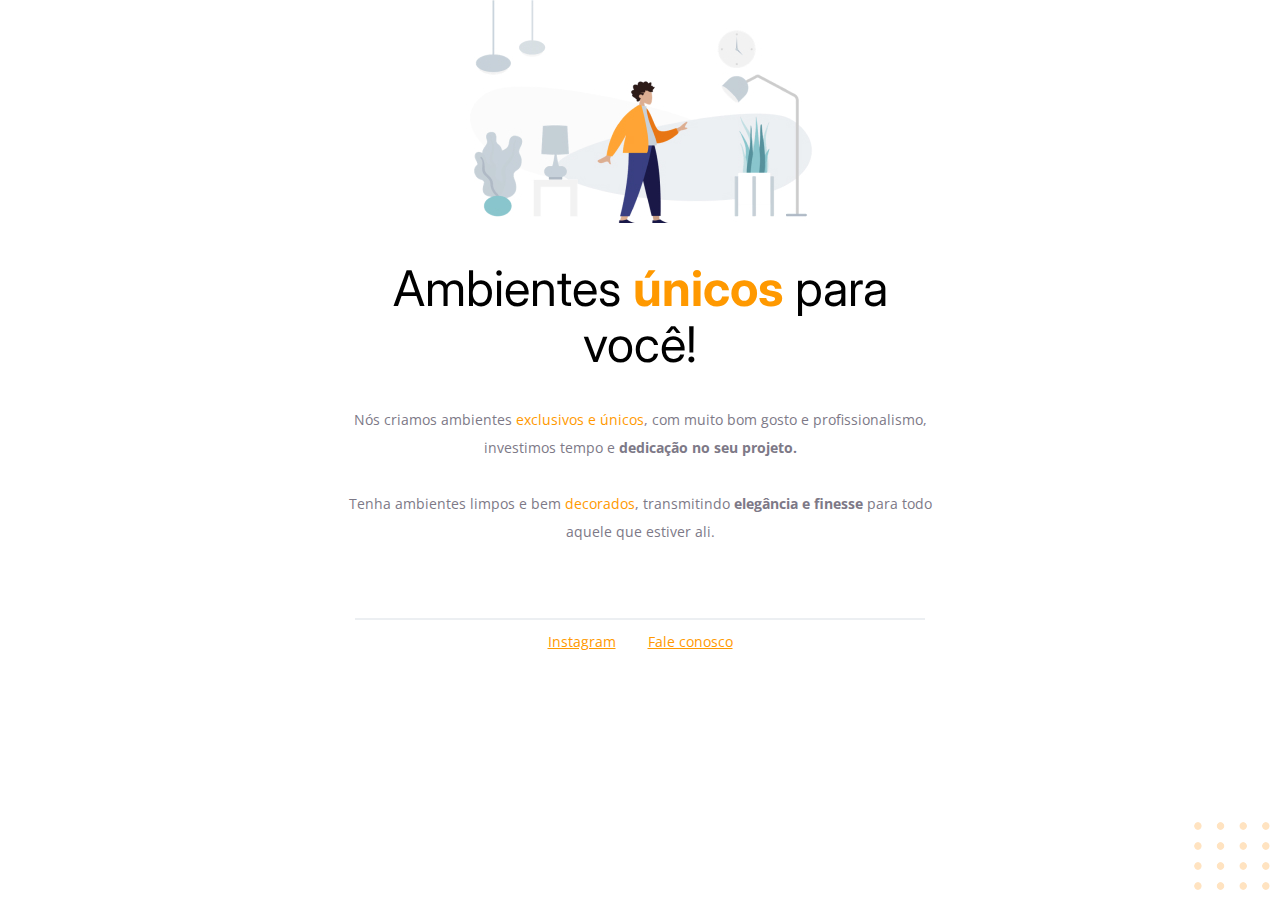
<file: desafios/Código do desafio - Fase 01/index.html>
<!-- Instrução que define o tipo do documento. -->
<!DOCTYPE html>
<html lang="pt-br">
  <!-- Tag <head> contém as instruções para a página -->
  <head>
    <link rel="preconnect" href="https://fonts.googleapis.com" />
    <link rel="preconnect" href="https://fonts.gstatic.com" crossorigin />
    <meta charset="UTF-8" />
    <meta name="viewport" content="width=device-width, initial-scale=1.0" />
    <title>Móveis customizados</title>

    <link
      href="https://fonts.googleapis.com/css2?family=Inter:wght@400;700&family=Open+Sans:wght@400;700&display=swap"
      rel="stylesheet"
    />

    <link rel="stylesheet" href="style.css" />
  </head>

  <!-- Tag <body> é o corpo do documento, onde tem as informações que serão mostradas. -->
  <body>
    <div id="hero">
      <img
      src="images/img1.jpg"
      alt="Desenho de uma pessoa vestindo uma camisa amarela em uma sala com Móveis"/>
      <h1>Ambientes <span>únicos</span> para você!</h1>
      <p>
        Nós criamos ambientes <span>exclusivos e únicos</span>, com muito
        bom gosto e profissionalismo, investimos tempo e
        <strong>dedicação no seu projeto.</strong>

        <br />
        <br />

        Tenha ambientes limpos e bem <span>decorados</span>, transmitindo
        <strong>elegância e finesse</strong>
        para todo aquele que estiver ali.
      </p>
    </div>

    <div id="footer">
      <div class="line"></div>
      <a target="_blank" href="https://instagram.com/moveisparavoce">Instagram</a>
      <a href="mailto:contato@moveisparavoce.com">Fale conosco</a>
    </div>
    <img
      id="balls"
      src="images/balls.svg"
      alt="Bolinhas alaranjadas no canto inferior direito da tela"
    />
  </body>
</html>
</file>
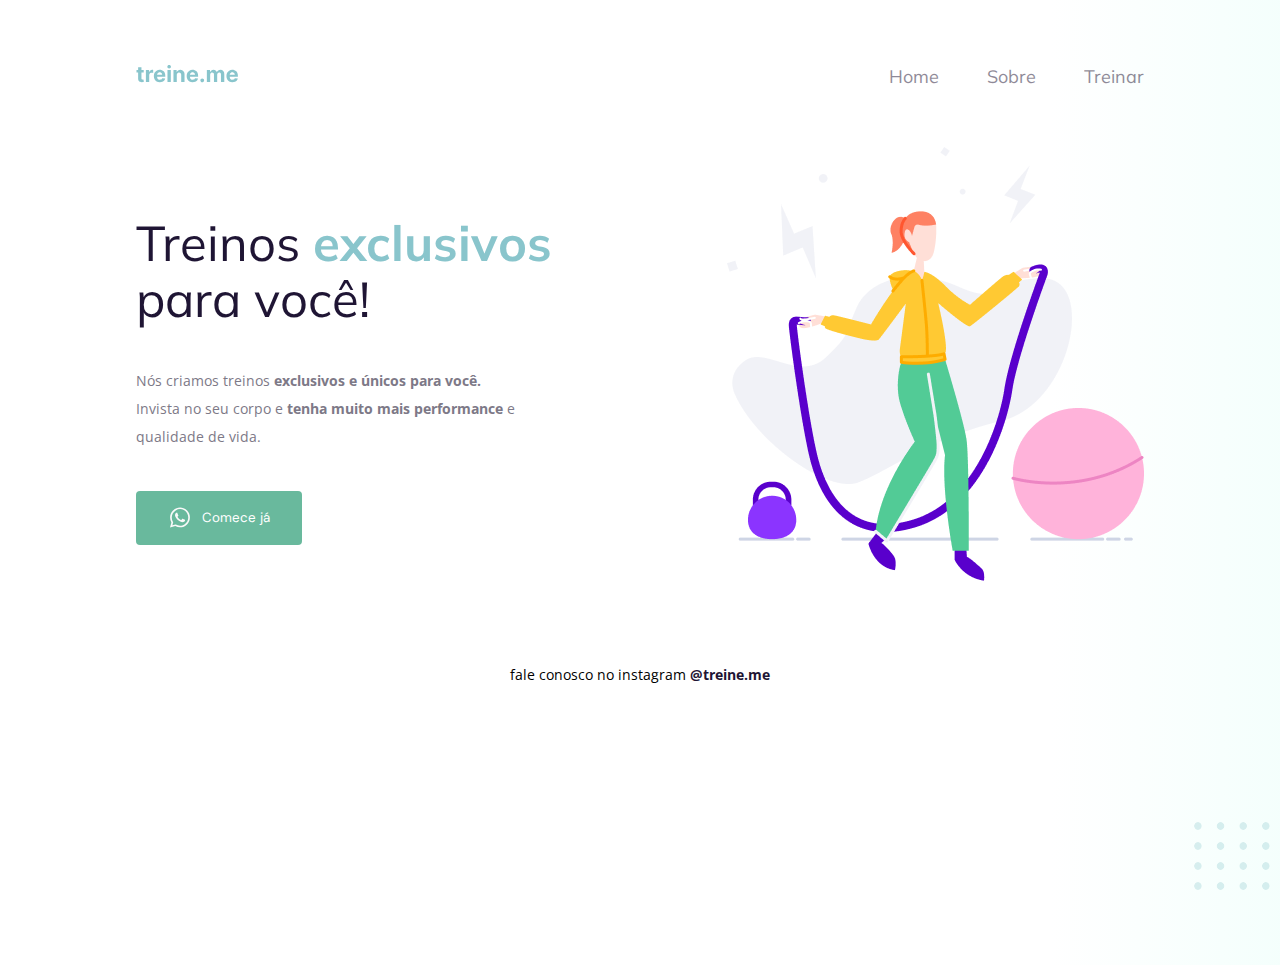
<file: desafios/Código do desafio - Fase 02/index.html>
<!DOCTYPE html>
<html lang="pt-br">
  <head>
    <link rel="preconnect" href="https://fonts.googleapis.com">
    <link rel="preconnect" href="https://fonts.gstatic.com" crossorigin>

    <meta charset="UTF-8" />
    <meta name="viewport" content="width=device-width, initial-scale=1.0" />
    <title>Treine me</title>
    <link href="https://fonts.googleapis.com/css2?family=DM+Sans:opsz,wght@9..40,500&family=Mulish:wght@400;700&family=Open+Sans:wght@400;700&display=swap" rel="stylesheet">
    <link rel="stylesheet" href="style.css">
  </head>
  <body>
    <div class="page">
      <nav>
          <a id="logo" href="#">
            <img src="images/logo.svg" alt="Treine.me" />
          </a>
          <ul>
            <li><a href="#">Home</a></li>
            <li><a href="#">Sobre</a></li>
            <li><a href="#">Treinar</a></li>
          </ul>
      </nav>

      <main>
          <section>
            <h1>Treinos <span>exclusivos</span> para você!</h1>

            <p>
              Nós criamos treinos <strong>exclusivos e únicos para você.</strong></br>
              Invista no seu corpo e <strong>tenha muito mais performance</strong> e <br> qualidade de vida.
            </p>
            <button>
              <img src="images/whats.svg" alt="Ícone do WhatsApp">
              Comece já
            </button>

          </section>
          <img src="images/img.png" alt="Desenho de uma mulher pulando corta numa academia.">

      </main>

      <footer>
          fale conosco no instagram <a href="https://instagram.com/treineme" target="_blank">@treine.me</a>
      </footer>
    </div>

    <img id="balls" src="images/balls.svg" alt="Bolinhas decorativas verdes no canto inferior direito da página.">

  </body>
</html>
</file>
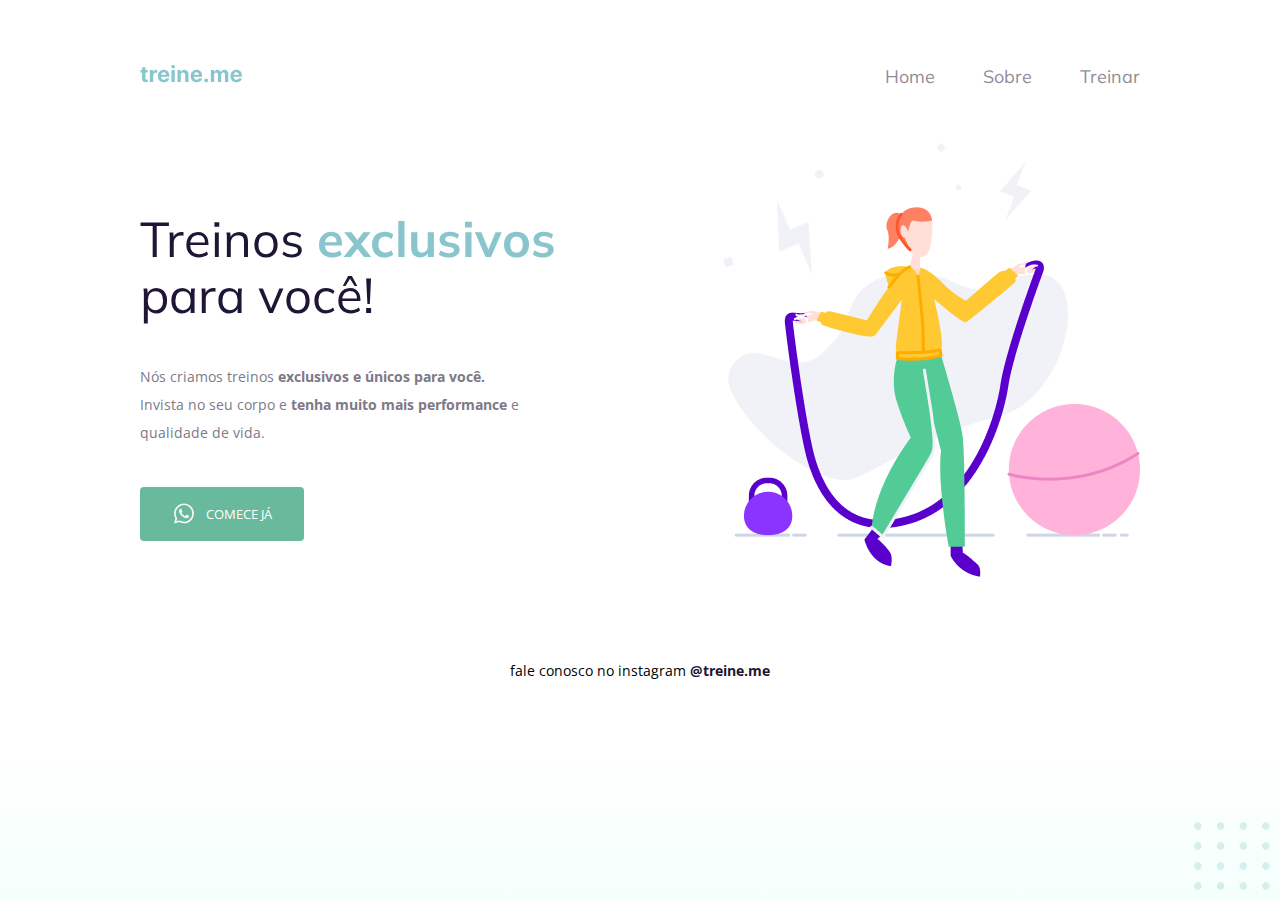
<file: desafios/Desafio - Intermediário/index.html>
<!DOCTYPE html>
<html lang="pt-br">
  <head>
    <link rel="preconnect" href="https://fonts.googleapis.com">
    <link rel="preconnect" href="https://fonts.gstatic.com" crossorigin>

    <meta charset="UTF-8" />
    <meta name="viewport" content="width=device-width, initial-scale=1.0" />
    <title>Treine me</title>

    <link href="https://fonts.googleapis.com/css2?family=Mulish:wght@400;700&family=Open+Sans:wght@400;700&display=swap" rel="stylesheet">

    <link rel="stylesheet" href="style.css">

  </head>
  <body>
    <div class="page">
        <nav class="nav">
          <a id="logo" href="#">
            <img src="images/logo.svg" alt="Treine.me" />
          </a>
          <ul>
            <li><a href="#">Home</a></li>
            <li><a href="#">Sobre</a></li>
            <li><a href="#">Treinar</a></li>
          </ul>
        </nav>

      <main>
        <div>
          <h1>Treinos <span>exclusivos</span> para você!</h1>

          <p>
            Nós criamos treinos <strong>exclusivos e únicos para você.</strong></br>
            Invista no seu corpo e <strong>tenha muito mais performance</strong> e <br> qualidade de vida.
          </p>

          <button>
              <img src="images/whats.svg" alt="Ícone do whatsapp">
              Comece já
          </button>

        </div>

        <img src="images/img.png" alt="Desenho de uma mulher pulando corta numa academia.">
      </div>
      <footer>
          fale conosco no instagram <a href="https://instagram.com/treineme" target="_blank">@treine.me</a>
      </footer>
    </div>

    <img id="balls" src="images/balls.svg" alt="Bolinhas decorativas verdes no canto inferior direito da página.">

  </body>
</html>
</file>
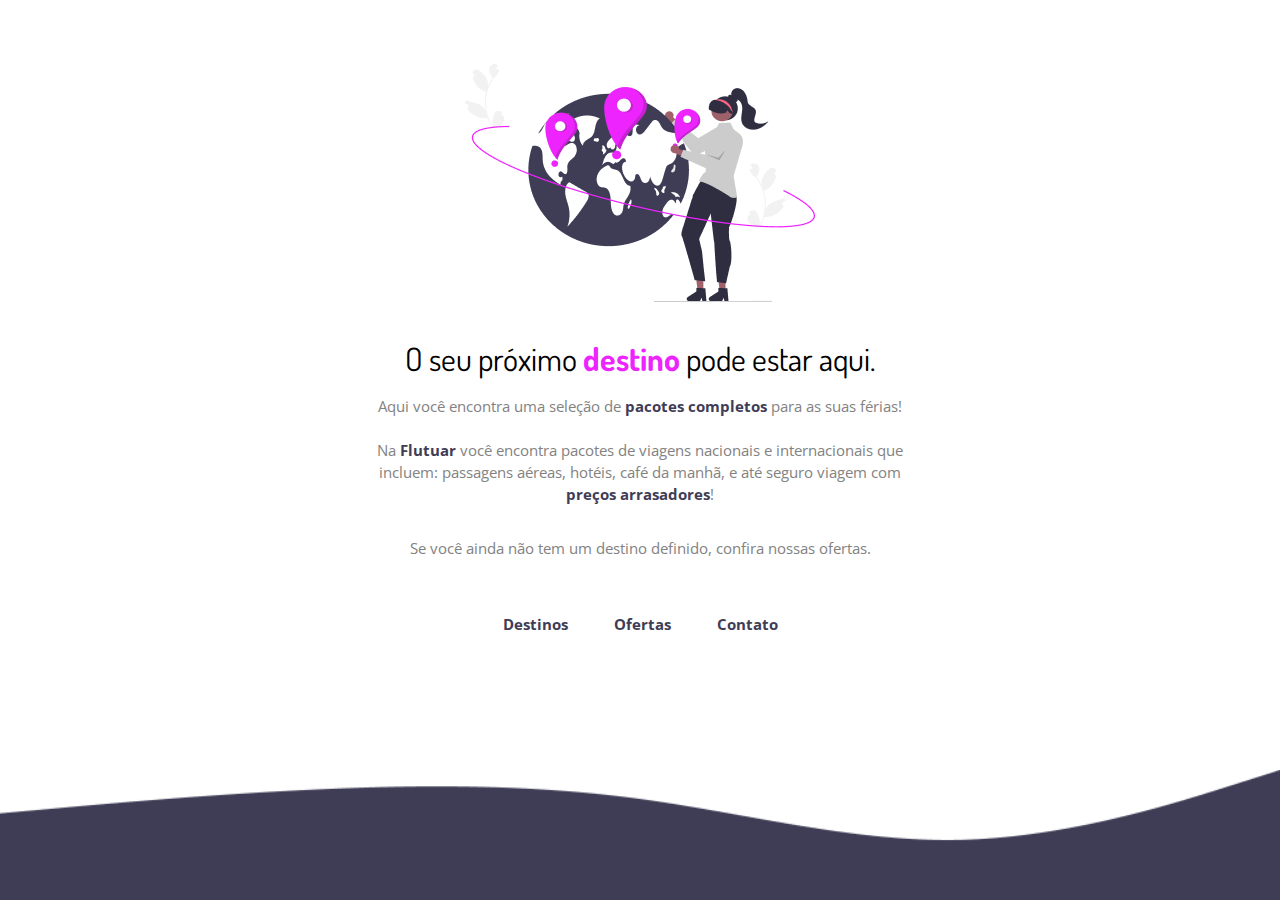
<file: desafios/Desafio01-Extra/index.html>
<!DOCTYPE html>
<html lang="pt-br">
<head>
  <meta charset="UTF-8">
  <meta name="viewport" content="width=device-width, initial-scale=1.0">
  <link rel="shortcut icon" href="images/Favicon.svg" type="image/x-icon">
  <link rel="stylesheet" href="style.css">
  <title>Flutuar.com</title>
  <link rel="preconnect" href="https://fonts.googleapis.com">
  <link rel="preconnect" href="https://fonts.gstatic.com" crossorigin>
  <link href="https://fonts.googleapis.com/css2?family=Dosis:wght@400;700&family=Open+Sans:wght@400;700&display=swap" rel="stylesheet">
</head>
<body>
  <div id="main">
    <img src="images/img1.png" alt="Mulher com globo">
    <h1>O seu próximo <span>destino</span> pode estar aqui.</h1>
    <p>Aqui você encontra uma seleção de <strong>pacotes completos</strong>
      para as suas férias!
      <br>
      <br>
      Na <strong>Flutuar</strong> você encontra pacotes de viagens nacionais
      e internacionais que incluem: passagens aéreas, hotéis, café da manhã,
      e até seguro viagem com <strong>preços arrasadores</strong>!
    </p>
    <p>Se você ainda não tem um destino definido, confira nossas ofertas.</p>
  </div>
  <footer>
    <a href="">Destinos</a>
    <a href="">Ofertas</a>
    <a href="">Contato</a>
    <img class="wave"src="images/Wave.png" alt="">
  </footer>
</body>
</html>
</file>
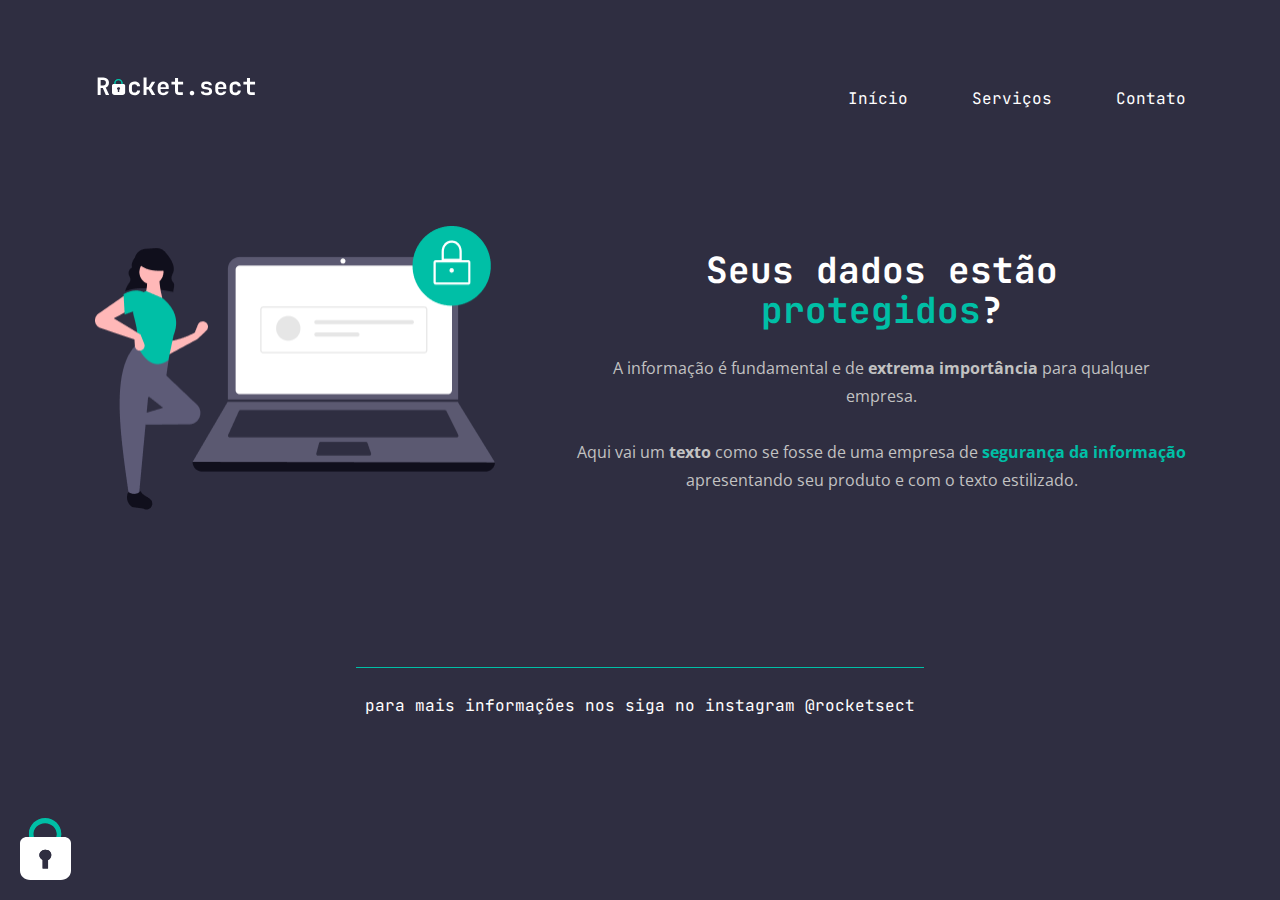
<file: desafios/Desafio02-Layout/index.html>
<!DOCTYPE html>
<html lang="pt-br">
<head>
  <link rel="preconnect" href="https://fonts.gstatic.com" crossorigin>
  <link rel="preconnect" href="https://fonts.googleapis.com">
  <meta charset="UTF-8">
  <meta name="viewport" content="width=device-width, initial-scale=1.0">
  <title>Document</title>
  <link rel="stylesheet" href="style.css">
  <link href="https://fonts.googleapis.com/css2?family=JetBrains+Mono:wght@400;700&family=Open+Sans:wght@400;700&display=swap" rel="stylesheet">
</head>
<body>
  <div class="page">
    <nav>
      <a href="#"><img src="images/logo.svg" alt="Logo da rocket.sect" id="logo"></a>
      <ul>
        <li><a href="#">Início</a></li>
        <li><a href="#">Serviços</a></li>
        <li><a href="#">Contato</a></li>
      </ul>
    </nav>
    <main>
      <img src="images/img1.png" alt="Mulher ao lado de um computador">
      <section>
        <h1>Seus dados estão <span>protegidos</span>?</h1>
        <p>A informação é fundamental e de <strong>extrema importância</strong> para qualquer <br> empresa.
        <br>
        <br>
        Aqui vai um <strong>texto</strong> como se fosse de uma empresa de <span>segurança da informação</span>
        apresentando seu produto e com o texto estilizado.</p>
      </section>
    </main>
    <footer>
      <div class="line"></div>
      para mais informações nos siga no instagram <a href="#">@rocketsect</a>
    </footer>
    <img id="padlock" src="images/padlock.svg" alt="Imagem de um cadeado">
  </div>
</body>
</html>
</file>
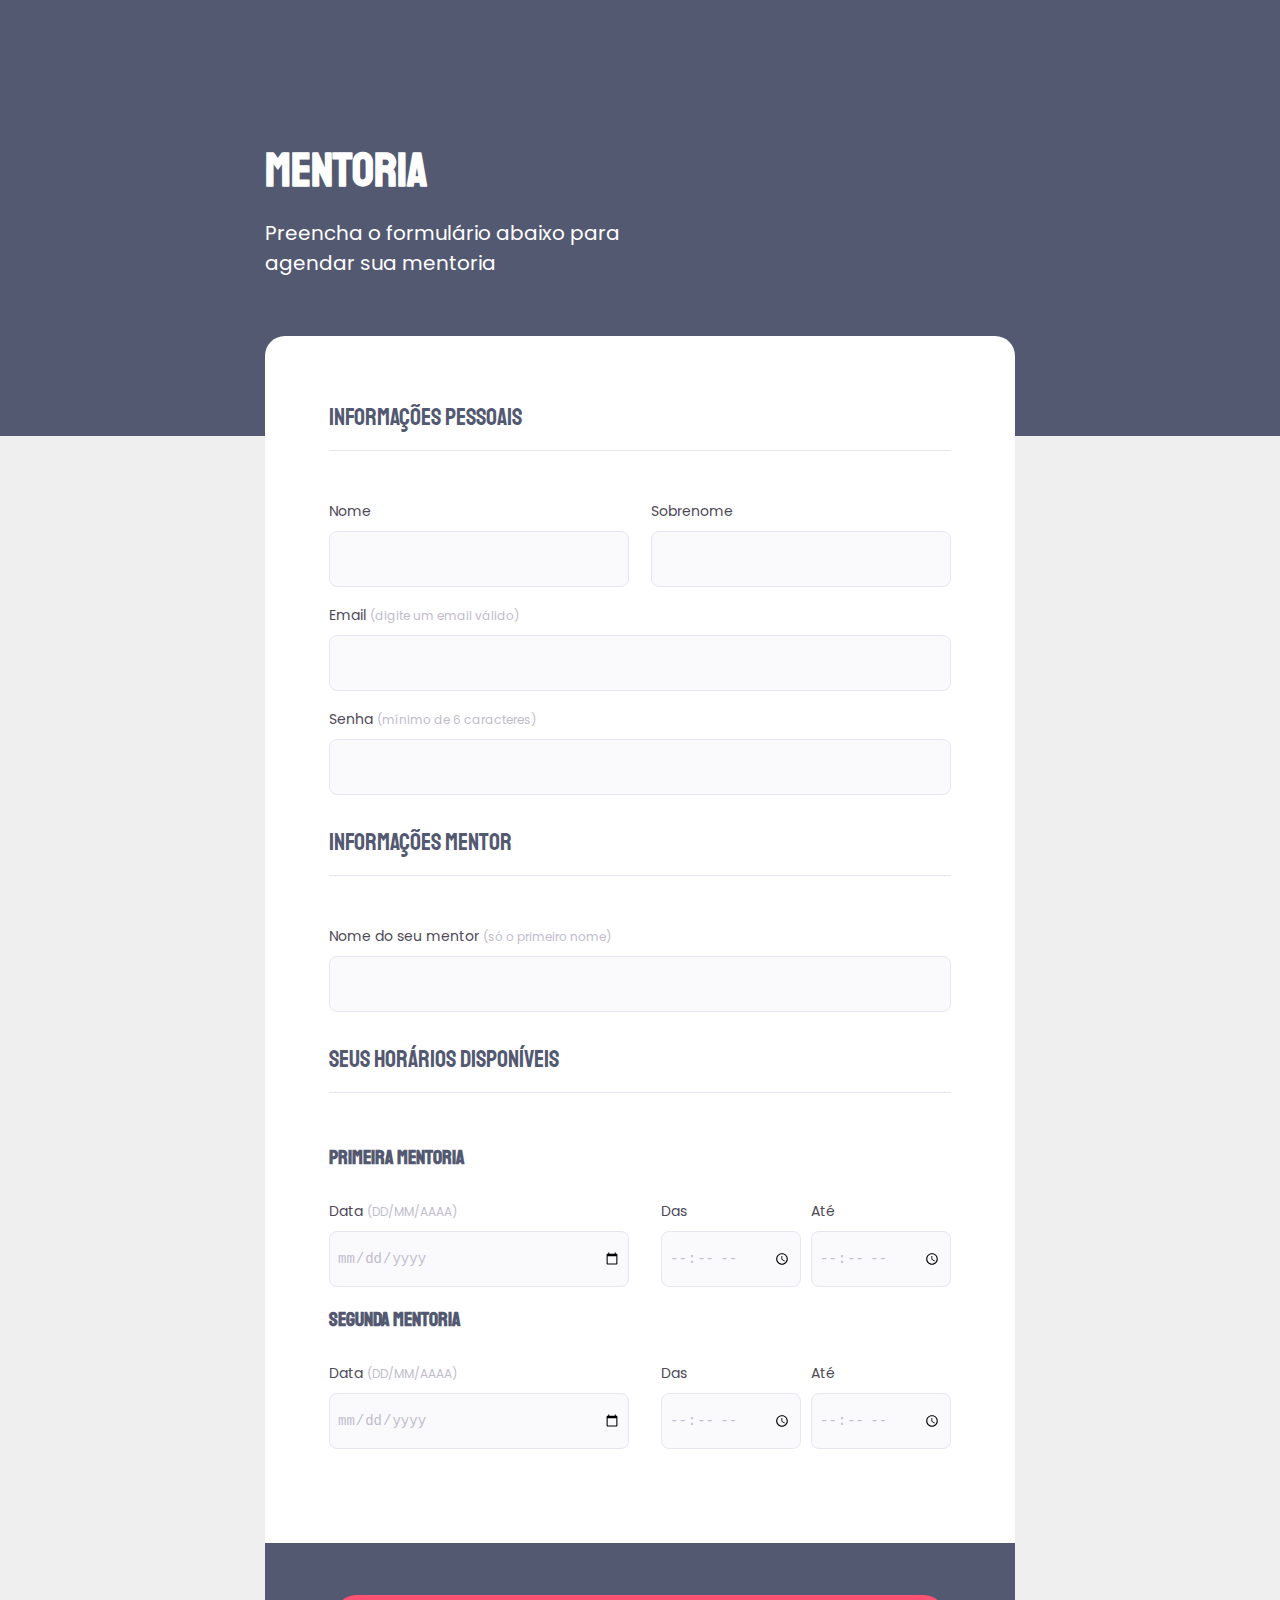
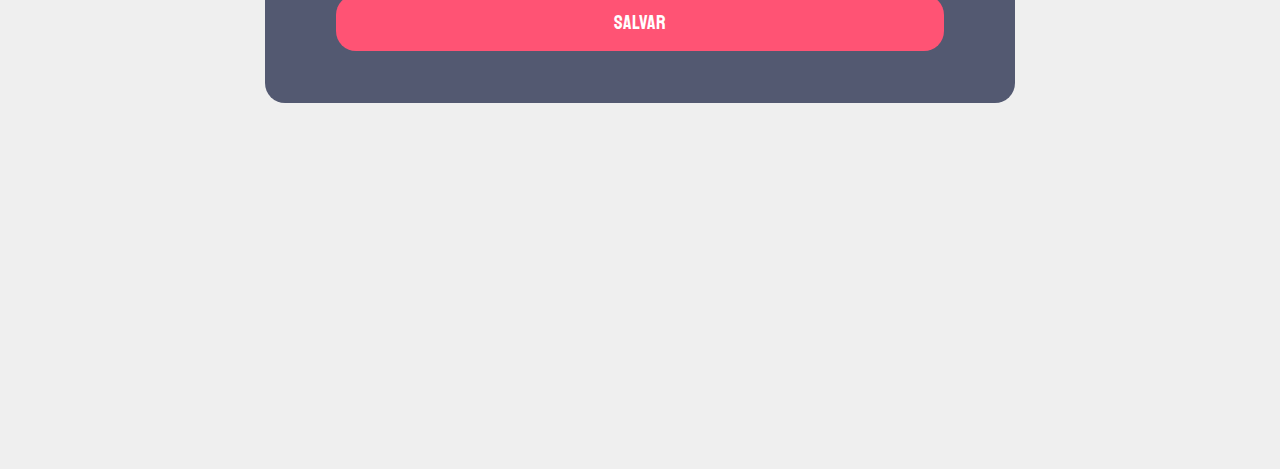
<file: desafios/Desafio03-Form/index.html>
<!DOCTYPE html>
<html lang="pt-br">
<head>
  <meta charset="UTF-8">
  <meta name="viewport" content="width=device-width, initial-scale=1.0">
  <link rel="stylesheet" href="style.css">
  <link rel="preconnect" href="https://fonts.googleapis.com">
  <link rel="preconnect" href="https://fonts.gstatic.com" crossorigin>
  <link href="https://fonts.googleapis.com/css2?family=Poppins&family=Staatliches&display=swap" rel="stylesheet">
  <title>Mentoria</title>
</head>
<body>
  <div class="page">
    <header>
      <h1>Mentoria</h1>
      <p>Preencha o formulário abaixo para agendar sua mentoria</p>
    </header>
    <form id="my-form">
      <fieldset>
          <div class="fieldset-wrapper">
          <legend>Informações pessoais</legend>
          <div class="name-complete">
            <div class="input-wrapper">
              <label for="name">Nome</label>
              <input type="text" id="name" required>
            </div>
            <div class="input-wrapper">
              <label for="surname">Sobrenome</label>
              <input type="text" id="surname" required>
            </div>
          </div>
          <div class="input-wrapper">
            <label for="email">Email <span>(digite um email válido)</span> </label>
            <input type="email" id="email" required>
          </div>
          <div class="input-wrapper">
            <label for="password">Senha <span>(mínimo de 6 caracteres)</span></label>
            <input type="password" id="password" min="6">
          </div>
        </div>
      </fieldset>
      <fieldset>
        <div class="fieldset-wrapper">
        <legend>Informações Mentor</legend>
        <div class="input-wrapper">
          <label for="mentor">Nome do seu mentor <span>(só o primeiro nome)</span></label>
          <input type="text" id="mentor" required>
        </div>
      </div>
      </fieldset>
        <fieldset>
          <div class="fieldset-wrapper">
          <legend>Seus horários disponíveis</legend>
          <h2>Primeira Mentoria</h2>
          <div class="first-mentoring">
            <div class="input-wrapper">
              <label for="first-mentoring-date">Data <span>(DD/MM/AAAA)</span></label>
              <input type="date" id="first-mentoring-date" required>
            </div>
              <div class="input-wrapper start">
                <label for="first-mentoring-start">Das</label>
                <input type="time" id="first-mentoring-start" required>
              </div>
              <div class="input-wrapper">
                <label for="first-mentoring-finish">Até</span></label>
                <input type="time" id="first-mentoring-finish" required>
              </div>
          </div>
          <h2>Segunda Mentoria</h2>
          <div class="second-mentoring">
            <div class="input-wrapper">
              <label for="first-mentoring-date">Data <span>(DD/MM/AAAA)</span></label>
              <input type="date" id="second-mentoring-date" required>
            </div>
            <div class="input-wrapper start">
              <label for="first-mentoring-start">Das</label>
              <input type="time" id="second-mentoring-start" required>
            </div>
            <div class="input-wrapper">
              <label for="first-mentoring-finish">Até</label>
              <input type="time" id="second-mentoring-finish" required>
            </div>
          </div>
        </div>
        </fieldset>
      </form>
      <footer>
        <button form="my-form" type="submit" id="submit">Salvar</button>
      </footer>
    </div>
</body>
</html>
</file>
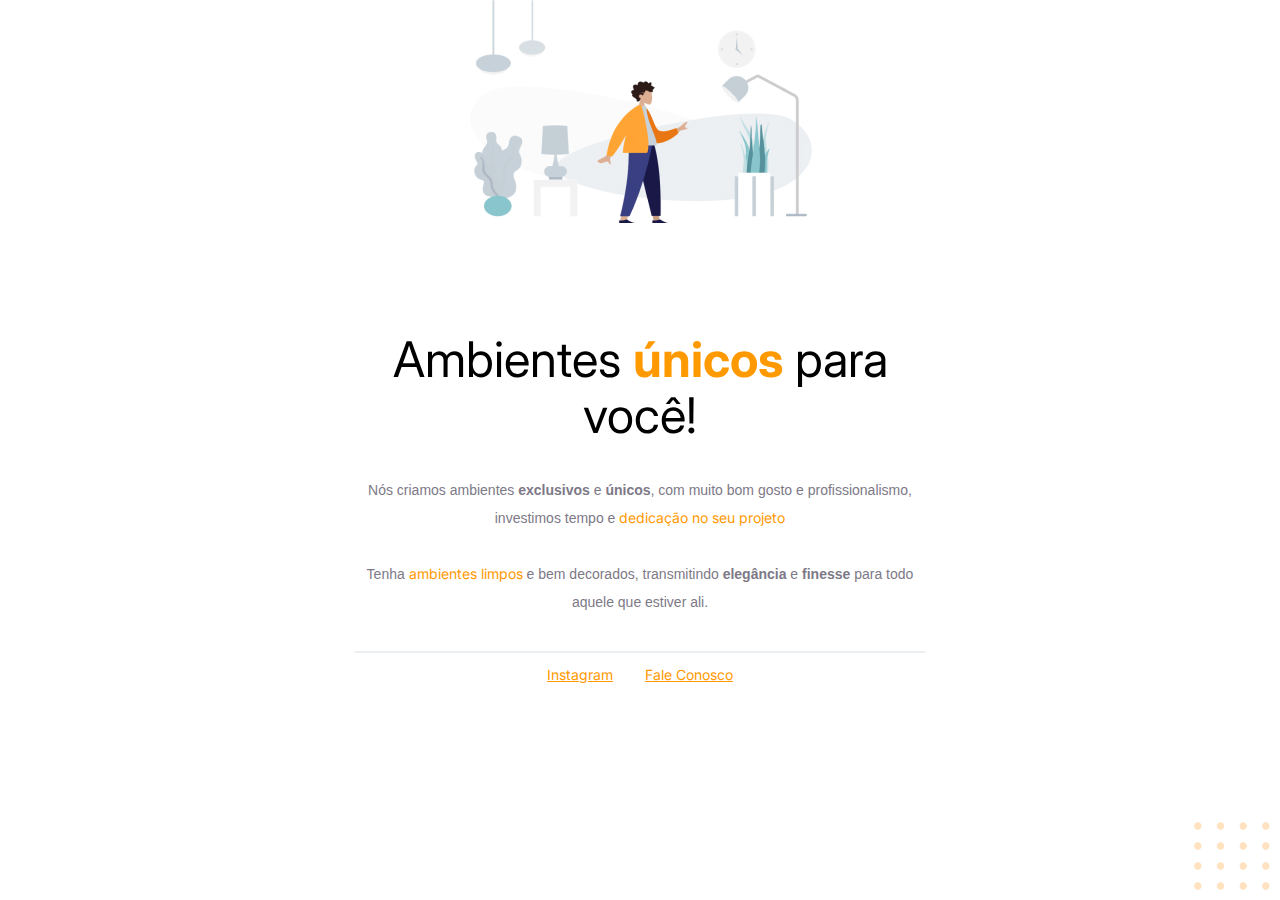
<file: projetos/projeto01/index.html>
<!DOCTYPE html>
<html lang="pt-br">
  <head>
    <meta charset="UTF-8" />
    <meta name="viewport" content="width=device-width, initial-scale=1.0" />
    <title>Projeto 01</title>
    <link rel="stylesheet" href="./css/style.css" />
    <link rel="preconnect" href="https://fonts.googleapis.com">
    <link rel="preconnect" href="https://fonts.gstatic.com" crossorigin>
    <link href="https://fonts.googleapis.com/css2?family=Inter:wght@400;700&family=Open+Sans&display=swap" rel="stylesheet">
  </head>
  <body>
    <div class="hero">
      <img src="img/image 1.jpg" alt="imagem de um pessoa no escritório"/>
      <h1>
        Ambientes <span>únicos</span> para você!
      </h1>
      <p>
        Nós criamos ambientes <strong>exclusivos</strong> e <strong>únicos</strong>,
        com muito bom gosto e profissionalismo,
        investimos tempo e <span>dedicação no seu projeto</span>
        <br>
        <br>
        Tenha <span>ambientes limpos</span> e bem decorados,
        transmitindo <strong>elegância</strong> e <strong>finesse</strong>
        para todo aquele que estiver ali.
      </p>
    </div>
    <footer>
      <div class="line"></div>
      <a href="">Instagram</a>
      <a href="">Fale Conosco</a>
    </footer>
    <img
      id="balls"
      src="img/balls-decoration.svg"
      alt="Bolinhas amarelas"
    />
  </body>
</html>
</file>
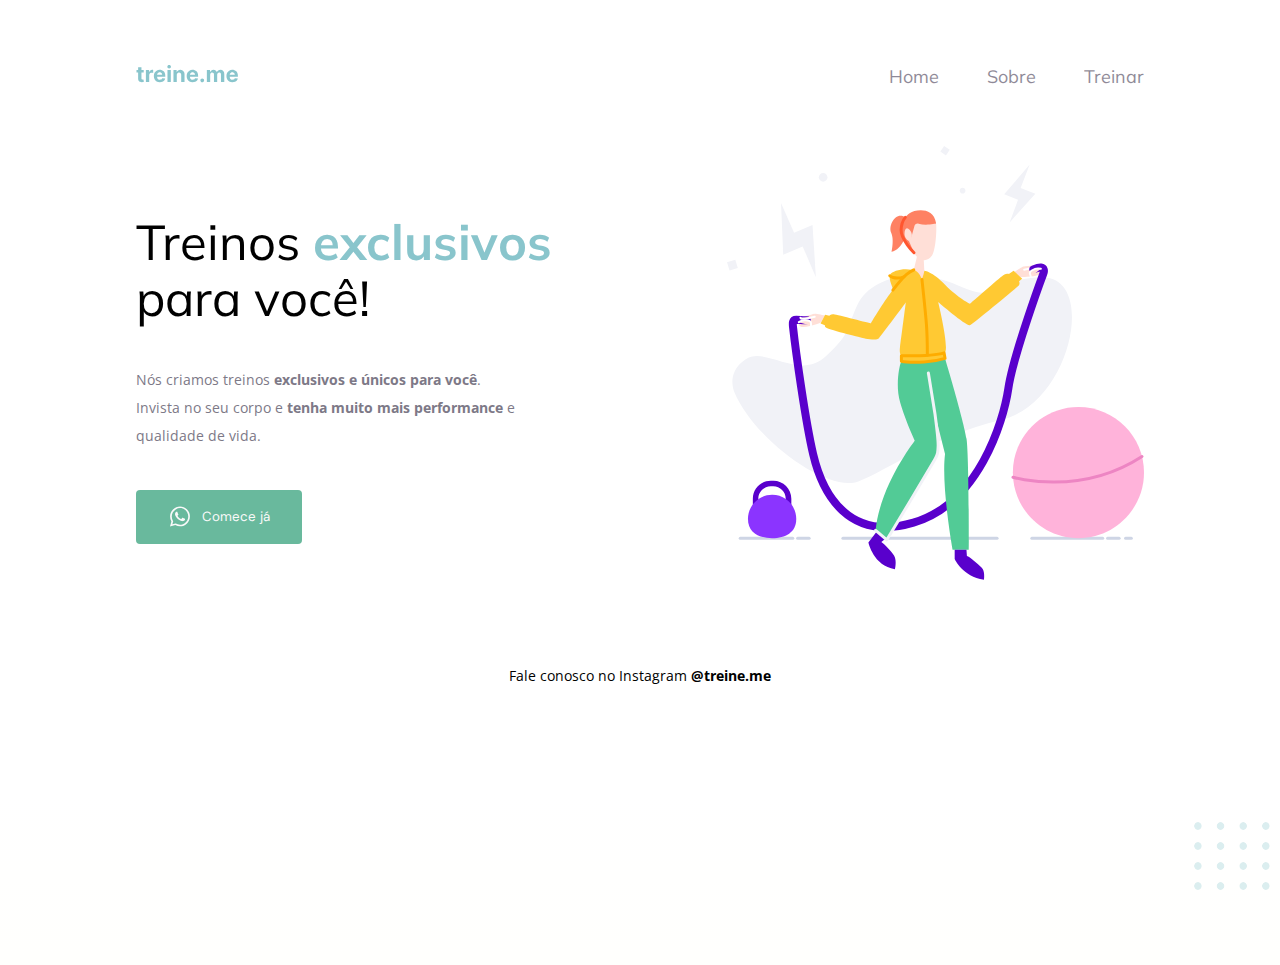
<file: projetos/projeto02/index.html>
<!DOCTYPE html>
<html lang="pt-br">
<head>
  <link rel="preconnect" href="https://fonts.googleapis.com">
  <link rel="preconnect" href="https://fonts.gstatic.com" crossorigin>
  <meta charset="UTF-8">
  <meta name="viewport" content="width=device-width, initial-scale=1.0">
  <title>Treine.me</title>
  <link rel="stylesheet" href="style.css">
  <link href="https://fonts.googleapis.com/css2?family=DM+Sans:opsz,wght@9..40,500&family=Mulish:wght@400;700&family=Open+Sans:wght@400;700&display=swap" rel="stylesheet">
</head>
<body>
  <div class="page">
      <nav>
        <a href="#"><img src="images/treine.me.svg" alt="Treine.me"></a>
        <ul>
          <a href="#"><li class="home">Home</li></a>
          <a href="#"><li>Sobre</li></a>
          <a href="#"><li>Treinar</li></a>
        </ul>
      </nav>
    <main>
      <section class="text">
        <h1>Treinos <span>exclusivos</span> para você!</h1>
        <p>
          Nós criamos treinos <strong>exclusivos e únicos para você</strong>.
          <br>
          Invista no seu corpo e <strong>tenha muito mais performance</strong> e qualidade de vida.
        </p>
        <button>
          <img src="images/whats.svg" alt="Ícone do WhatsApp">
          Comece já
        </button>
      </section>
      <img src="images/fitness-jump.svg" alt="Imagem de uma mulher pulando corda">
    </main>
    <footer>
      <p>Fale conosco no Instagram <a href="#">@treine.me</a></p>
    </footer>
  </div>
  <img class="bolinhas" src="images/balls-decoration.svg" alt="Bolinhas verdes no canto inferior direito da imagem.">
</body>
</html>
</file>
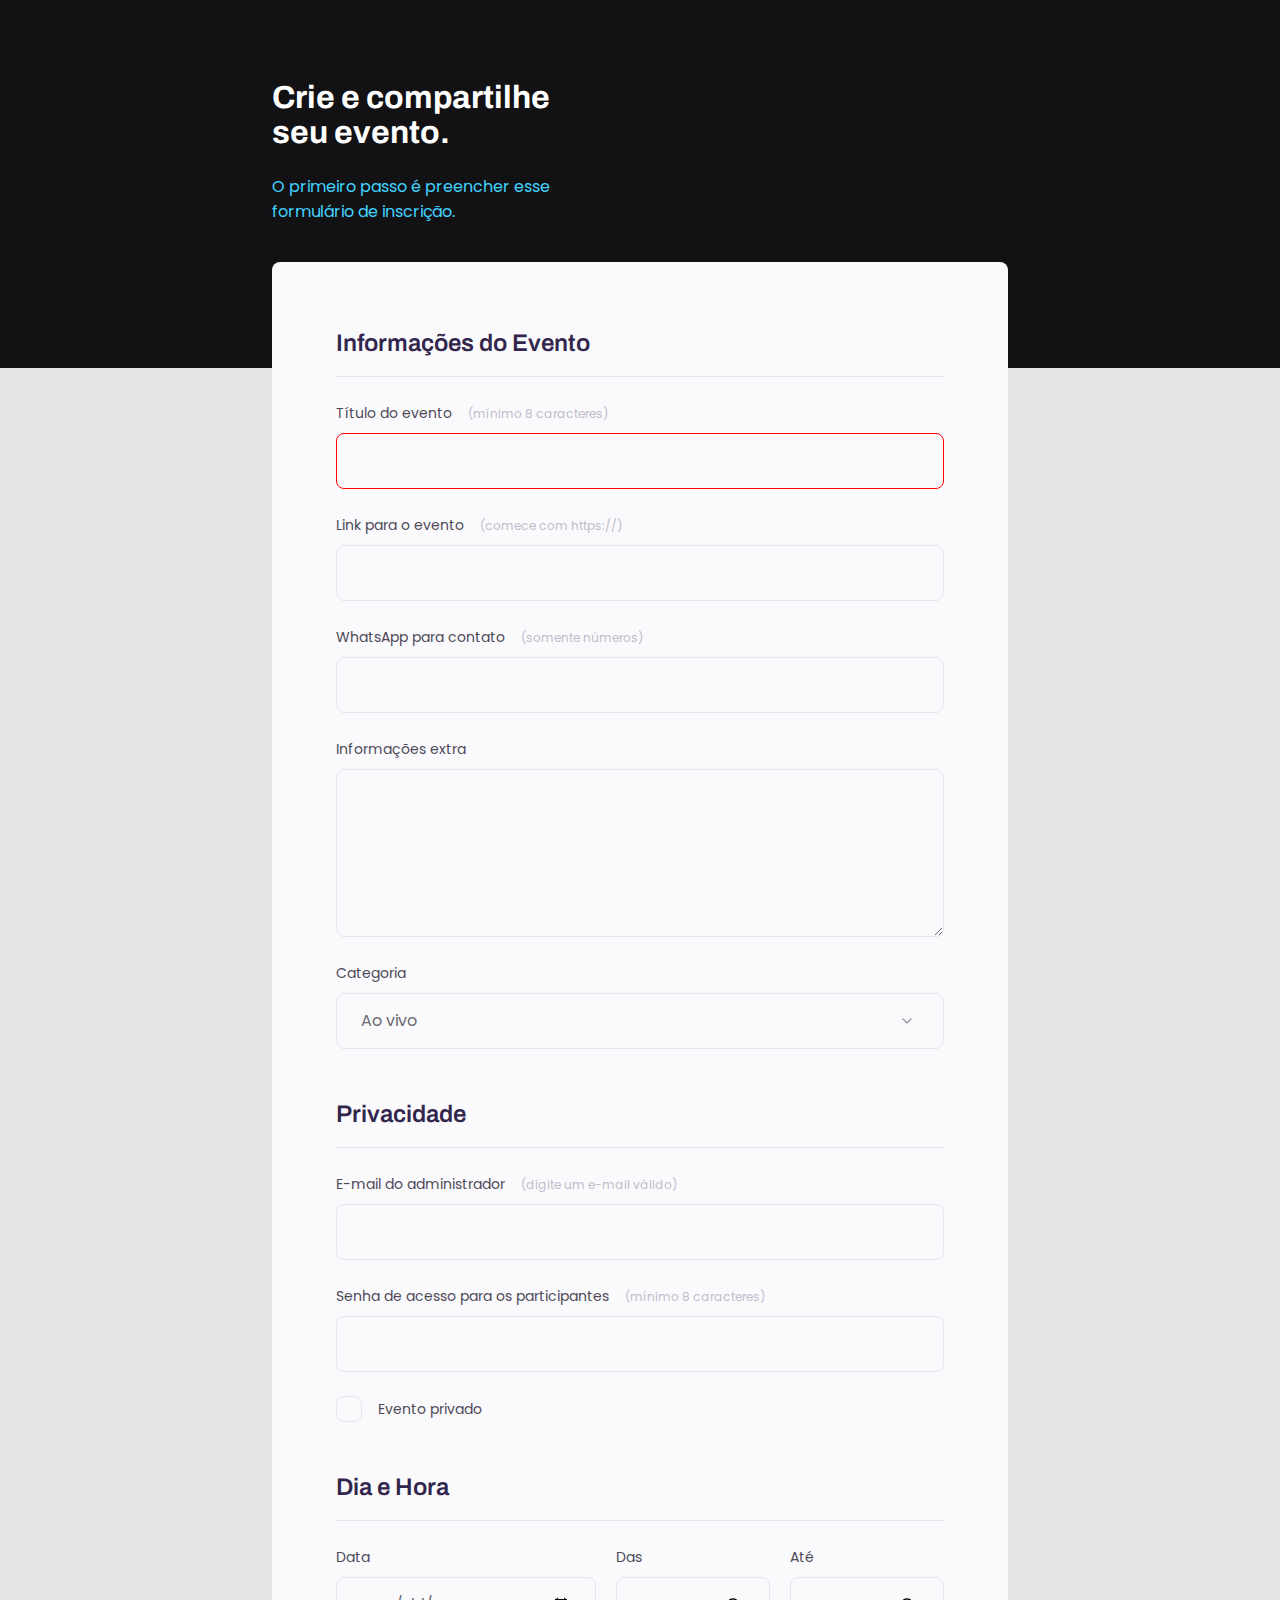
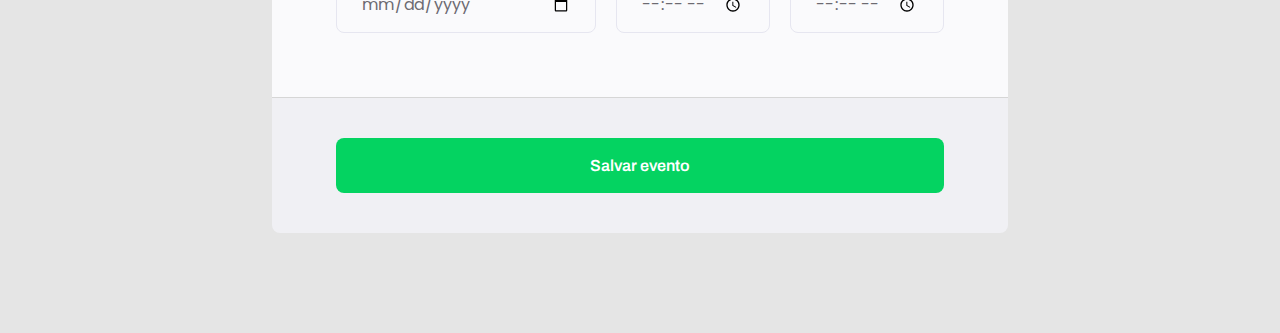
<file: projetos/projeto03/index.html>
<!DOCTYPE html>
<html lang="pt-br">
<head>
  <link rel="preconnect" href="https://fonts.gstatic.com" crossorigin>
  <link rel="preconnect" href="https://fonts.googleapis.com">
  <meta charset="UTF-8">
  <meta name="viewport" content="width=device-width, initial-scale=1.0">
  <title>Crie seu evento</title>
  <link rel="stylesheet" href="style.css">
  <link href="https://fonts.googleapis.com/css2?family=Archivo:wght@600;700&family=Poppins&display=swap" rel="stylesheet">
</head>
<body>
  <div class="page">
    <header>
      <h1>Crie e compartilhe seu evento.</h1>
      <p>O primeiro passo é preencher esse formulário de inscrição.</p>
    </header>
    <form id="my-form">
      <fieldset>
        <div class="fieldset-wrapper">
          <legend>Informações do Evento</legend>
          <div class="input-wrapper">
            <label for="event-title">Título do evento <span>(mínimo 8 caracteres)</span></label>
            <input type="text" name="title" id="event-title" required minlength="8"/>
          </div>
          <div class="input-wrapper">
            <label for="event-link">Link para o evento <span>(comece com https://)</span></label>
            <input type="url" name="link" id="event-link"/>
          </div>
          <div class="input-wrapper">
            <label for="event-whatsapp">WhatsApp para contato <span>(somente números)</span></label>
            <input type="number" name="whatsapp" id="event-whatsapp"/>
          </div>
          <div class="input-wrapper">
            <label for="event-info">Informações extra</label>
            <textarea name="info" id="event-info"></textarea>
          </div>
          <div class="input-wrapper">
            <label for="event-category">Categoria</label>
            <select id="event-category">
              <option value="live">Ao vivo</option>
              <option value="mentorship">Mentoria</option>
              <option value="podcast">Podcast</option>
            </select>
          </div>
        </div>
      </fieldset>
      <fieldset>
        <div class="fieldset-wrapper">
          <legend>Privacidade</legend>
          <div class="input-wrapper">
            <label for="adm-email">E-mail do administrador <span>(digite um e-mail válido)</span></label>
            <input type="email" id="adm-email"/>
          </div>
          <div class="input-wrapper">
            <label for="event-password">Senha de acesso para os participantes <span>(mínimo 8 caracteres)</span></label>
            <input type="password" id="event-password"/>
          </div>
          <div class="checkbox-wrapper">
            <input type="checkbox" id="event-private"/>
            <label for="event-private">Evento privado</span></label>
          </div>
        </div>
      </fieldset>
      <fieldset>
        <div class="fieldset-wrapper">
        <legend>Dia e Hora</legend>
          <div class="date-event">
            <div class="input-wrapper">
              <label for="event-date">Data</label>
              <input type="date" id="event-date"/>
            </div>
            <div class="input-wrapper">
              <label for="event-start">Das</label>
              <input type="time" id="event-start"/>
            </div>
            <div class="input-wrapper">
              <label for="event-end">Até</label>
              <input type="time" id="event-end"/>
            </div>
          </div>
        </div>
      </fieldset>
    </form>
    <footer>
      <input form="my-form" type="submit" value="Salvar evento"></input>
    </footer>
  </div>
</body>
</html>
</file>
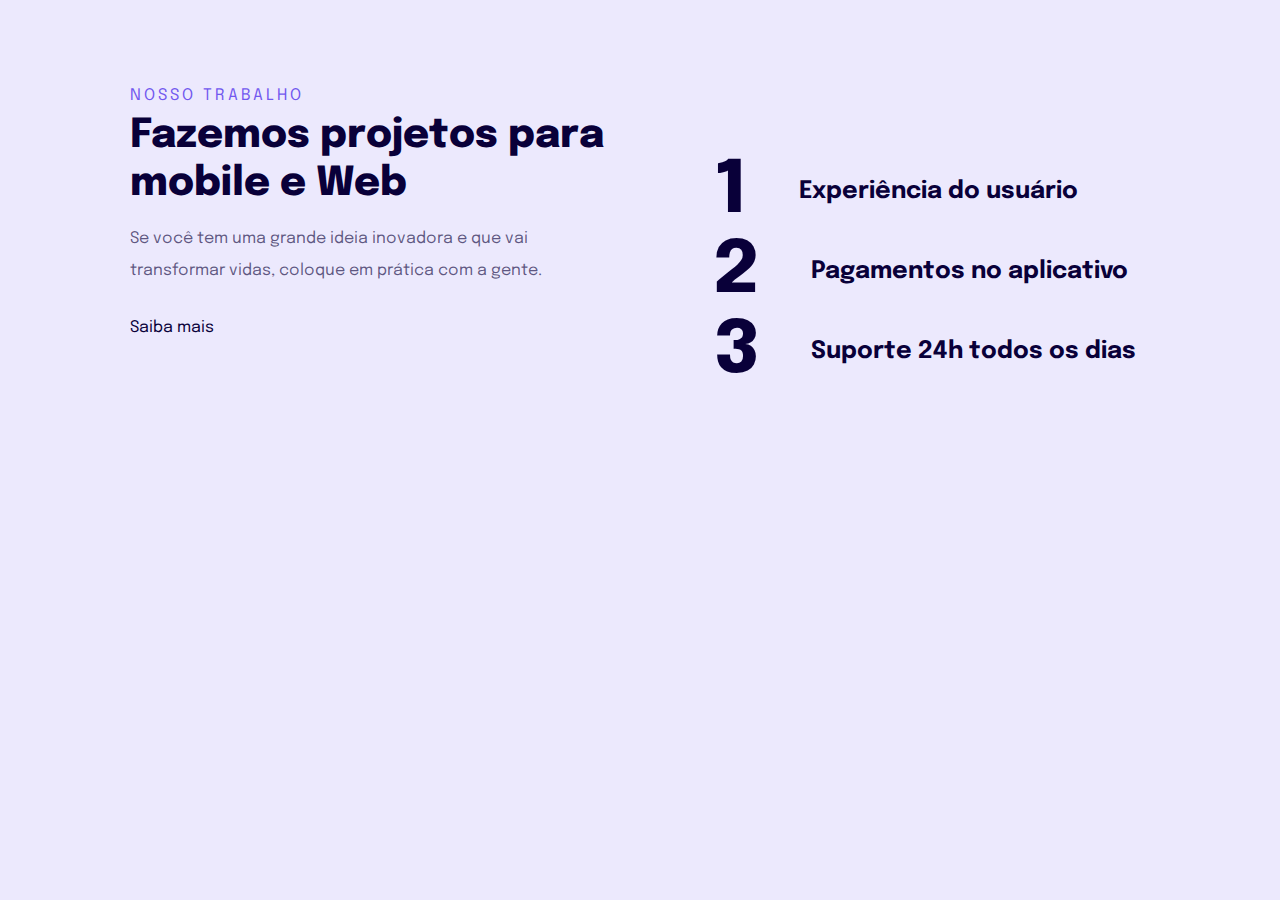
<file: projetos/projeto04/index.html>
<!DOCTYPE html>
<html lang="pt-br">
<head>
  <meta charset="UTF-8">
  <meta name="viewport" content="width=device-width, initial-scale=1.0">
  <title>Responsividade</title>
  <link rel="stylesheet" href="style.css">
  <link rel="preconnect" href="https://fonts.googleapis.com">
  <link rel="preconnect" href="https://fonts.gstatic.com" crossorigin>
  <link href="https://fonts.googleapis.com/css2?family=Epilogue:wght@400;700;800&display=swap" rel="stylesheet">
</head>
<body>
  <main>
    <div>
      <p>Nosso trabalho</p>
      <h1>Fazemos projetos para mobile e Web</h1>
      <p>Se você tem uma grande ideia inovadora e que vai transformar vidas,
      coloque em prática com a gente.
      </p>
      <a href="#">Saiba mais</a>
    </div>
    <ul>
      <li><span>1</span> Experiência do usuário</li>
      <li><span>2</span> Pagamentos no aplicativo</li>
      <li><span>3</span> Suporte 24h todos os dias</li>
    </ul>
  </main>
</body>
</html>
</file>
<file: desafios/Código do desafio - Fase 01/style.css>
body {
  font-family: "Open Sans", sans-serif;
  text-align: center;
  margin: 0;
}

#hero {
    width: 592px;
    margin: 0 auto 72px;
}

h1 {
  font-family: "Inter", sans-serif;
  font-size: 49px;
  line-height: 56px;
  font-weight: normal;
}

h1 span {
  font-weight: bold;

  margin-bottom: 32px;
}

span, a {
  color: #ff9900;
}

p, #footer {
  color: #7d7987;
  font-size: 14px;
  line-height: 28px;
}

#footer a + a {
    margin-left: 28px;
}

.line {
    width: 568px;
    height: 0;
    margin: 0 auto 8px;
    border: 1px solid #ECEFF2;
}

#balls {
    position: fixed;
    bottom: 0;
    right: 0;
}
</file>
<file: desafios/Código do desafio - Fase 02/style.css>
body {
    margin: 0;

    font-family: "Open Sans", sans-serif;

    background: linear-gradient(90deg, rgb(227, 255, 248, 0) 82.08%, rgb(227, 255, 248, 0.38) 100%);

    min-height: 100vh;
  }

  .page {
    width: 1008px;
    margin: 0 auto;
  }

  nav {
    display: flex;
    justify-content:space-between;
    align-items: center;

    margin: 65px auto 59px;
  }

  ul {
    display: flex;
    list-style: none;
    margin: 0;
    padding: 0;
    gap: 48px;
    font-size: 18px;
  }

  a {
    color: #1f1534;
    text-decoration: none;
  }

  ul li a {
      opacity: 0.5;
  }

  ul li a:hover {
    font-weight: bold;
    opacity: 1;
  }

  h1,
  ul {
    font-family: "Mulish", sans-serif;
  }

  main{
    display: flex;
    align-items: center;
    justify-content: space-between;
  }

  section{
    width: 490px;
  }

  h1 {
    font-size: 49px;
    line-height: 56px;
    color: #1f1534;

    font-weight: normal;

    width: 490px;
  }

  h1 span {
    color: #89c5cc;
    font-weight: bold;
  }

  section p {
    font-size: 14px;
    line-height: 28px;
    color: #7d7987;

    margin: 40px 0;
  }

  button {
    color: white;
    font-family: "DM Sans", sans-serif;

    background: #69B99D;
    border: 0;
    padding: 14px 32px 15px;

    display: flex;
    justify-content: center;
    align-items: center;
    gap: 10px;

    border-radius: 4px;

    cursor: pointer;
  }

  button:hover {
      background: #4EA788;
  }

  footer {
    font-size: 14px;
    line-height: 28px;

    text-align: center;

    margin-top: 80px;
  }

  footer a {
    font-weight: bold;
  }

  #balls {
    position: fixed;
    bottom: 0;
    right: 0;
  }
</file>
<file: desafios/Desafio - Intermediário/style.css>
body {
  margin: 0;

  font-family: "Open Sans", sans-serif;

  background: linear-gradient(180deg, rgb(227, 255, 248, 0) 82.08%, rgb(227, 255, 248, 0.38) 100%);

  min-height: 100vh;
}

.page {
  width: 1000px;
  margin: 0 auto;
  padding-top: 65px;
}

nav {
  display: flex;
  justify-content: space-between;
  align-items: center;

  margin-bottom: 55px;
}

ul {
  display: flex;
  gap: 48px;
  list-style: none;
  margin: 0;
  padding: 0;
  font-size: 18px;
}

a {
  color: #1f1534;
  text-decoration: none;
}

ul li a {
    opacity: 0.5;
}

ul li a:hover {
  font-weight: bold;
  opacity: 1;
}

ul,
h1 {
  font-family: "Mulish", sans-serif;
}

main {
  display: flex;
  align-items: center;
  justify-content: space-between;
}

h1 {
  font-size: 49px;
  line-height: 56px;
  color: #1f1534;

  font-weight: normal;

  width: 490px;
}

h1 span {
  color: #89c5cc;
  font-weight: bold;
}

p {
  font-size: 14px;
  line-height: 28px;
  color: #7d7987;

  margin: 40px 0;
}

button {
  color: white;
  text-transform: uppercase;
  font-family: "Open Sans", sans-serif;

  background: #69B99D;
  border: 0;
  padding: 14px 32px 15px;

  display: flex;
  align-items: center;
  justify-content: center;
  gap: 10px;

  border-radius: 4px;

  cursor: pointer;
}

footer {
  font-size: 14px;
  line-height: 28px;

  text-align: center;

  margin-top: 80px;
}

footer a {
  font-weight: bold;
}

#balls {
    position: fixed;
    bottom: 0;
    right: 0;
}
</file>
<file: desafios/Desafio01-Extra/style.css>
body{
  margin: 0;
  text-align: center;
}

#main{
  margin: 64px auto;
  width: 626px;
  height: 486px;
}

.wave{
  position: fixed;
  bottom: 0;
  left: 0;
  right: 0;
  width: 100%;
}

h1{
  font-family: 'Dosis', sans-serif;
  font-size: 32px;
  font-weight: 400;
  margin: 32px auto 16px;
}

h1 span{
  color: #EE24FF;
  font-weight: 700;
}

p{
  font-family: 'Open sans', sans-serif;
  line-height: 22px;
  font-size: 15px;
  color: #828282;
  font-weight: 400;
  width: 540px;
  margin: 0 auto 32px;
}

p strong{
  font-weight: 700;
  color: #3F3D56;
}

footer a{
  font-family: 'Open sans', sans-serif;
  font-size: 15px;
  font-weight: 700;
  color: #3F3D56;
  text-decoration: none;
}

a + a{
  margin-left: 42px;
}
</file>
<file: desafios/Desafio02-Layout/style.css>
body{
  background-color: #2F2E41;
  margin: 0;
  font-family: 'JetBrains Mono', monospace;
  color: #FFFFFF;
}

#padlock{
  position: fixed;
  bottom: 20px;
  left: 20px;
}

.page{
  width: 1092px;
  margin: 72px auto 0;
}

nav{
  display: flex;
  justify-content: space-between;
  margin: 0 auto 101px;
}

ul{
  display: flex;
  list-style: none;
  gap: 64px;
}

a{
  text-decoration: none;
  color: #FFFFFF;
  cursor: pointer;
}

a:hover{
  color: #989898;
}

main{
  display: flex;
  justify-content: space-between;
  margin:0;
  gap:82px;
}

section{
  text-align: center;
}

h1{
  font-size: 36px;
  line-height: 40px;
}

span{
  color: #00BFA6;
  font-weight: bold;
}

p{
  font-family: 'Open Sans', sans-serif;
  color: #C2C2C2;
  line-height: 28px;
  font-size: 16px;
}

footer {
  border-top: 1px #00BFA6 solid;
  width: 568px;
  text-align: center;
  margin: 157px auto 0;
  padding-top: 27px;
}
</file>
<file: desafios/Desafio03-Form/style.css>
*{
  margin: 0;
  padding: 0;
  box-sizing: border-box;
}

body{
  background-color: #EFEFEF;
  font-family: 'Poppins', sans-serif;
}

body::before{
  content: '';
  width: 100%;
  height: 436px;
  position: absolute;
  top: 0;
  right: 0;
  z-index: -1;
  background-color: #535971;
}

.page{
  width: 750px;
  margin: 0 auto;

}

header{
  display: flex;
  flex-direction: column;
  gap: 18px;
  color: #FFFFFF;
  margin: 140px 0 58px;
}

header h1{
  font-family: 'Staatliches', sans-serif;
  font-size: 48px;
}

header p{
  font-size: 20px;
  width: 417px;
}

form{
  padding: 64px;
  background-color: #FFF;
  border-radius: 20px 20px 0 0;
}

.fieldset-wrapper{
  display: flex;
  flex-direction: column;
  gap: 16px;
}

fieldset{
  border: none;
  margin-bottom: 30px;
}

legend{
  font-family: 'Staatliches', sans-serif;
  color: #535971;
  font-size: 24px;
  line-height: 34px;
  padding-bottom: 16px;
  border-bottom: 1px solid #E6E6F0;
  margin-bottom: 32px;
}

h2{
  font-size: 20px;
  font-family: 'Staatliches', sans-serif;
  color: #535971;
  line-height: 34px;
  margin-bottom: 8px;
}

input{
  font-size: 20px;
  border: 1px solid #E6E6F0;
  background-color: #FAFAFC;
  margin-top: 8px;
}

.input-wrapper{
  display: flex;
  flex-direction: column;
}

.input-wrapper label{
  font-size: 14px;
  line-height: 24px;
  color: #4E4958;
  font-weight: normal;
}

.input-wrapper label span{
  font-size: 12px;
  line-height: 20px;
  color: #C1BCCC;
}

.name-complete{
  display: flex;
  gap: 22px;
  width: 100%;
}

#surname, #name{
  width: 300px;
}

.input-wrapper input {
  width: 100%;
  height: 56px;
  border-radius: 8px;
}

.first-mentoring, .second-mentoring{
  display: flex;
}

#first-mentoring-date, #second-mentoring-date{
  width: 300px;
  font-size: 14px;
  padding: 0 7px;
  color: #C1BCCC;
}

#first-mentoring-start, #second-mentoring-start, #first-mentoring-finish, #second-mentoring-finish{
  width: 140px;
  font-size: 14px;
  padding-left: 5px;
  color: #C1BCCC;
  padding: 0 7px;
}

.start{
  margin: 0 10px 0 32px;
}

footer{
  background-color: #535971;
  height: 160px;
  margin-bottom: 366px;
  display: flex;
  align-items: center;
  justify-content: center;
  border-radius: 0 0 20px 20px;
}

footer button{
  width: 608px;
  height: 56px;
  border-radius: 20px;
  border: none;
  font-size: 20px;
  line-height: 26px;
  font-family: 'Staatliches', sans-serif;
  color:#FFFFFF;
  background-color: #FF5374;
}

footer button:hover{
  cursor: pointer;
  background-color: #882b3e;
}
</file>
<file: projetos/projeto01/css/style.css>
#balls{
  position: fixed;
  bottom: 0px;
  right: 0px;
}
.hero{
  width: 592px;
  height: 579px;
  margin: 0 auto 72px;
}

.hero img{
  margin-bottom: 72px;
}

.line{
  width: 568px;
  height: 0;

  border: 1px solid #ECEFF2;
  margin: 0 auto 8px;
}

body{
  font-family: 'Open-sans', sans-serif;
  text-align: center;
  margin: 0;
}

h1{
  font-family:'Inter', sans-serif;
  font-weight: 400;
  font-size: 49px;
  line-height: 56px;
  margin-bottom: 32px;
}

h1 span{
  font-weight: 700;
}

span, a{
  font-family: 'Inter', sans-serif, 'Bold';
  color: #FF9900;
}

p, footer{
  color: #7D7987;
  font-size: 14px;
  line-height: 28px;
}

footer a + a{
  margin-left: 28px;
}

footer{
  margin-bottom: 33px;
}
</file>
<file: projetos/projeto02/style.css>
.page{
  width: 1008px;
  margin: 65px auto 0;
}

.text p{
  color: #7D7987;
  font-size: 14px;
  line-height: 28px;
  width: 438px;
  margin-bottom: 40px;
  padding: 0;
}

.bolinhas{
  position: fixed;
  bottom: 0;
  right: 0;
}

body{
  margin: 0;
  font-family: "Open Sans", sans-serif;
  background: linear-gradient(180deg, rgba(227, 255,248, 0) 82.08%, rgba(277, 255, 248, 0.3) 100%);
  min-height: 100vh;
}

nav{
  display: flex;
  justify-content: space-between;
  align-items: center;
  margin-bottom: 58px;
}

a{
  text-decoration: none;
}

main{
  display: flex;
  align-items: center;
  justify-content: space-between;
}

ul{
  display: flex;
  list-style: none;
  gap: 48px;
  font-family: 'Mulish', sans-serif;
  font-weight: normal;
  margin: 0;
  padding: 0;
  font-size: 18px;
}

ul a {
  color: #1F1534;
  opacity: 0.5;
}

ul a:hover{
  font-weight: bold;
  opacity: 1;
}

h1{
  font-family: 'Mulish', sans-serif;
  font-size: 49px;
  line-height: 56px;
  font-weight: normal;
  width: 490px;
  margin-bottom: 40px;
  padding: 0;
}

h1 span{
  font-weight: bold;
  color: #89C5CC;
}

button{
  font-family: 'DM Sans', sans-serif;
  color: #F9F9F9;
  background-color: #69B99D;

  display: flex;
  align-items: center;
  gap: 10px;
  justify-content: center;

  border: none;
  padding: 14px 32px 15px;
  border-radius: 4px;

  cursor: pointer;
}

button:hover{
  background-color: #267559;
}

footer{
  text-align: center;
  margin-top: 82px;
  text-decoration: none;
  line-height: 28px;
  font-size: 14px;
  font-weight: normal;
}

footer a{
  text-decoration: none;
  font-weight: bold;
  color: #000;
}

footer a:hover{
  color:#585858;
}
</file>
<file: projetos/projeto03/style.css>
*{
  padding: 0;
  margin:0;
  box-sizing: border-box;
}

body, input, button, select, textarea{
  font-family: 'Poppins', sans-serif;
  background-color: #E5E5E5;
}

body::before{
  content: '';
  width: 100%;
  height: 368px;
  position: absolute;
  top: 0;
  left: 0;
  z-index: -1;
  background-color: #121214;
}

.page{
  width: 736px;
  margin: 0 auto;
}

.input-wrapper{
  display: flex;
  flex-direction: column;
}

.input-wrapper label{
  font-size: 14px;
  color: #4E4958;
  line-height: 24px;
  margin-bottom: 8px;
}

.input-wrapper label span{
  color: #C1BCCC;
  font-size: 12px;
  line-height: 20px;
  margin-left: 12px;
}

.input-wrapper label span:hover{
  color: #64616b;
}

.input-wrapper input, .input-wrapper textarea, .input-wrapper select{
  border: 1px solid #E6E6F0;
  border-radius: 8px;
  background: #FAFAFC;
  color: #C1BCCC;
  height: 56px;
  padding: 0 24px;
  font-size: 16px;
  line-height: 26px;
  color: #6C6A71
}

.input-wrapper textarea{
  height: 168px;
  padding: 8px;
}

.fieldset-wrapper{
  display: flex;
  flex-direction: column;
  gap: 24px;
}

.fieldset-wrapper select{
  appearance: none;
  -webkit-appearance: none;
  background-image: url("data:image/svg+xml,%3Csvg width='24' height='24' viewBox='0 0 24 24' fill='none' xmlns='http://www.w3.org/2000/svg'%3E%3Cg clip-path='url(%23clip0_1_54)'%3E%3Cpath d='M8 10L12 14L16 10' stroke='%239C98A6' stroke-width='1.5' stroke-linecap='round' stroke-linejoin='round'/%3E%3C/g%3E%3Cdefs%3E%3CclipPath id='clip0_1_54'%3E%3Crect width='24' height='24' fill='white'/%3E%3C/clipPath%3E%3C/defs%3E%3C/svg%3E%0A");
  background-repeat: no-repeat;
  background-position: right 24px top 50%;
}

.date-event{
  display: flex;
  gap: 20px;
}

.date-event > div:nth-child(1){
  width: 100%;
}

.checkbox-wrapper{
  position: relative;
}

.checkbox-wrapper label{
  display: flex;
  align-items: center;
  gap: 16px;
  font-size: 14px;
  line-height: 24px;
  color: #4E4958;
}

.checkbox-wrapper input{
  position: absolute;
  width: 24px;
  height: 24px;
  opacity: 0;
}

.checkbox-wrapper label::before{
  content: '';
  width: 24px;
  height: 24px;
  display: block;
  border: 1px solid #E6E6F0;
  border-radius: 8px;
}

.checkbox-wrapper input:checked + label::before{
  background-image: url("data:image/svg+xml,%3Csvg width='24' height='24' viewBox='0 0 24 24' fill='none' xmlns='http://www.w3.org/2000/svg'%3E%3Cg clip-path='url(%23clip0_2501_23)'%3E%3Cpath d='M9 16.17L4.83 12L3.41 13.41L9 19L21 7L19.59 5.59L9 16.17Z' fill='%2342D3FF'/%3E%3C/g%3E%3Cdefs%3E%3CclipPath id='clip0_2501_23'%3E%3Crect width='24' height='24' fill='white'/%3E%3C/clipPath%3E%3C/defs%3E%3C/svg%3E%0A");
}

.checkbox-wrapper input:focus + label::before{
  outline: 2px solid;
}



header{
  width: 319px;
  margin-bottom: 38px;
}

h1{
  font-family: 'Archivo', sans-serif;
  font-weight: bold;
  color: #FFFFFF;
  margin: 80px auto 24px;
}

p{
  color: #42D3FF;
}

form{
  min-height: 300px;
  border-radius: 8px 8px 0 0;
  background: #FAFAFC;
  padding: 64px;

  display: flex;
  flex-direction: column;
  gap: 48px;
}

fieldset{
  border: none;

}

legend{
  font-family: 'Archivo', sans-serif;
  color: #32264D;
  font-weight: 600;
  line-height: 34px;
  font-size: 24px;

  border-bottom: 1px solid #E6E6F0;
  width: 100%;
  padding-bottom: 16px;
}

footer{
  display: flex;
  flex-direction: column;
  background-color: #F0F0F4;
  height: 136px;
  padding: 40px 64px;
  border-top: 1px solid #D6D6D6;
  margin-bottom: 100px;
  border-radius: 0 0 8px 8px;
}

footer input{
  height: 56px;
  border: none;
  border-radius: 8px;
  background: #04D361;

  color: #FFF;
  font-family: 'Archivo', sans-serif;
  font-size: 16px;
  font-weight: 600;
  line-height: 26px;
}

footer input:hover{
  background: #038b40;
  cursor: pointer;
}

input:invalid{
  border: 1px solid red;
}
</file>
<file: projetos/projeto04/style.css>
*{
  margin: 0;
  padding: 0;
  box-sizing: border-box;
}

:root{
  font-size: 62.5%;
}

body{
  background-color: #ECE9FD;
  padding: 6.0rem 2.3rem 6.6rem;
  font-family: 'Epilogue', sans-serif;
  font-size: 1.6rem;
}
main{
  max-width: 33.0rem;
  margin: 0 auto;
}
main p:first-child{
  letter-spacing: 3px;
  line-height: 3.2rem;
  color: #7158EF;
  text-transform: uppercase;
}

h1 + p{
  color: rgba(10, 0, 57, 0.64);
  margin-bottom: 3.2rem;
  line-height: 3.2rem;
}

h1{
  font-size: 4.0rem;
  line-height: 4.8rem;
  color: #090039;
  margin-bottom:1.5rem;
  font-weight: 800;
}

a{
  color: #090039;
  text-decoration: none;
}

a:hover{
  color: #3214df;
}

ul{
  list-style: none;
  margin-top: 7.2rem;
  color: #090039;
}

ul li{
  font-size: 2.4rem;
  font-weight: 700;
  line-height: 3.2rem;
  max-width: 25.7rem;
  display: flex;
  gap: 3.8rem;
}

ul li span{
  line-height: 8.0rem;
  font-size: 7.2rem;
  font-weight: 800;
  letter-spacing: -2px;
}

@media (min-width: 700px){
  body{
    padding: 8rem;
  }
  main{
    max-width: 1021px;
    display: flex;
    gap: 10rem;
  }

  main > div{
    max-width: 484px;
  }

  ul li {
    gap: 5.3rem;
    max-width: 450px;
    align-items: center;
  }
}
</file>
